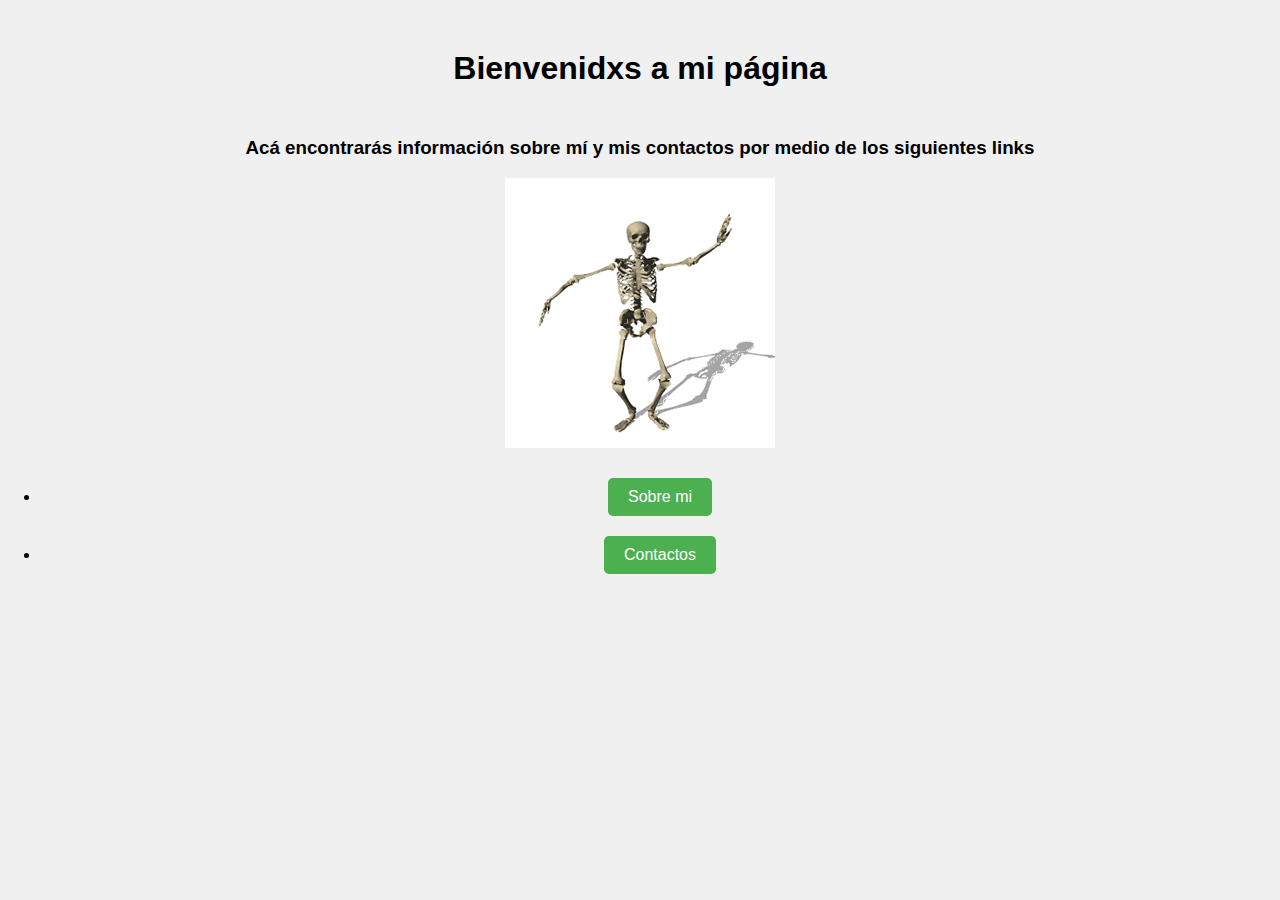
<file: encargo 2 oficial/index.html>
<!DOCTYPE html>

<html>

    <head>

        <Title>Mi página</Title>
        <link rel="stylesheet" href="estilo.css" />

    </head>

<Body>

    <div id="container">

        <header>
            <h1>Bienvenidxs a mi página</h1>
            <h3>Acá encontrarás información sobre mí y mis contactos por medio de los siguientes links</h3>
        </header>
          <img src = "imagenes/esqueleto-02.gif" class="gif" alt="">
         </div>
        <nav>
            <ul>
                

                <li><a href="Acerca de mi.html"> Sobre mi </a></li>
                <li><a href="Contactate conmigo.html"> Contactos </a></li>
            </ul>
        </nav>

    </div>

</Body>

</html>
</file>
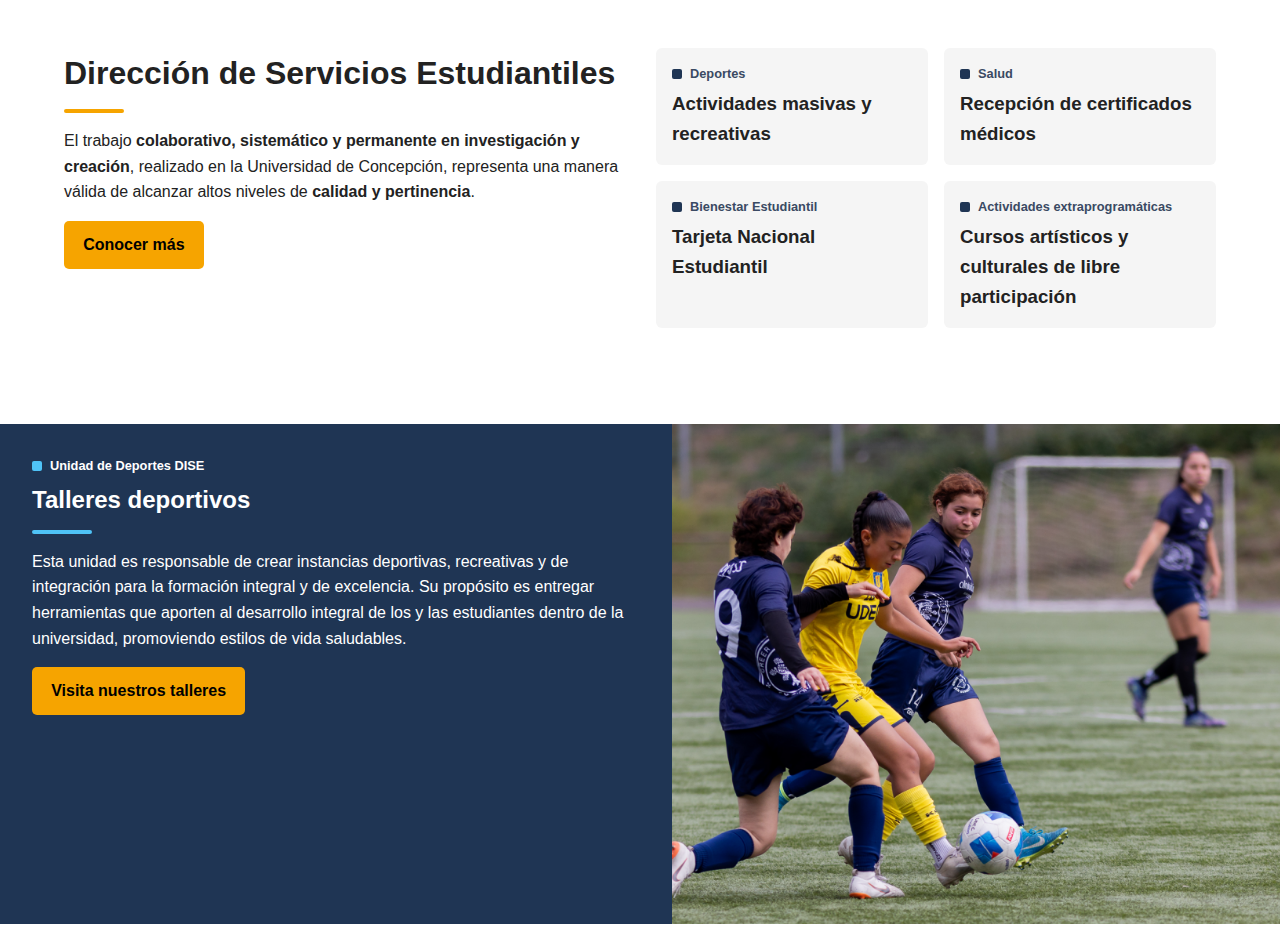
<file: encargo 3/index.html>
<!DOCTYPE html>
<html lang="es">
<head>
    <meta charset="UTF-8">
    <meta name="viewport" content="width=device-width, initial-scale=1.0">
    <title>Dirección de Servicios Estudiantiles</title>
    <link rel="stylesheet" href="style.css">
</head>
<body>

    <section class="servicios">
        <div class="texto-servicios">
            <h1>Dirección de Servicios Estudiantiles</h1>
            <!-- Línea naranja debajo del título -->
            <div class="linea-naranja"></div>

            <p>
                El trabajo <strong>colaborativo, sistemático y permanente en investigación y creación</strong>,
                realizado en la Universidad de Concepción, representa una manera válida de alcanzar altos niveles
                de <strong>calidad y pertinencia</strong>.
            </p>
            <a href="#" class="boton">Conocer más</a>
        </div>

        <div class="contenedor-cards">
            <div class="item">
                <div class="titulo-icono">
                    <span class="cuadro-azul"></span>
                    <span class="etiqueta">Deportes</span>
                </div>
                <h3>Actividades masivas y recreativas</h3>
            </div>

            <div class="item">
                <div class="titulo-icono">
                    <span class="cuadro-azul"></span>
                    <span class="etiqueta">Salud</span>
                </div>
                <h3>Recepción de certificados médicos</h3>
            </div>

            <div class="item">
                <div class="titulo-icono">
                    <span class="cuadro-azul"></span>
                    <span class="etiqueta">Bienestar Estudiantil</span>
                </div>
                <h3>Tarjeta Nacional Estudiantil</h3>
            </div>

            <div class="item">
                <div class="titulo-icono">
                    <span class="cuadro-azul"></span>
                    <span class="etiqueta">Actividades extraprogramáticas</span>
                </div>
                <h3>Cursos artísticos y culturales de libre participación</h3>
            </div>
        </div>
    </section>

    <section class="talleres">
        <div class="info-talleres">
            <div class="titulo-icono">
                <span class="cuadro-celeste"></span>
                <span class="etiqueta etiqueta-blanca"><strong>Unidad de Deportes DISE</strong></span>
            </div>

            <h2>Talleres deportivos</h2>
            <!-- Línea celeste debajo del título -->
            <div class="linea-celeste"></div>

            <p>
                Esta unidad es responsable de crear instancias deportivas, recreativas y de integración para la
                formación integral y de excelencia. Su propósito es entregar herramientas que aporten al desarrollo
                integral de los y las estudiantes dentro de la universidad, promoviendo estilos de vida saludables.
            </p>
            <a href="#" class="boton">Visita nuestros talleres</a>
        </div>

        <div class="imagen-talleres">
            <img src="Chicasfutbol.png" alt="Estudiantes jugando fútbol">
        </div>
    </section>

</body>
</html>
</file>
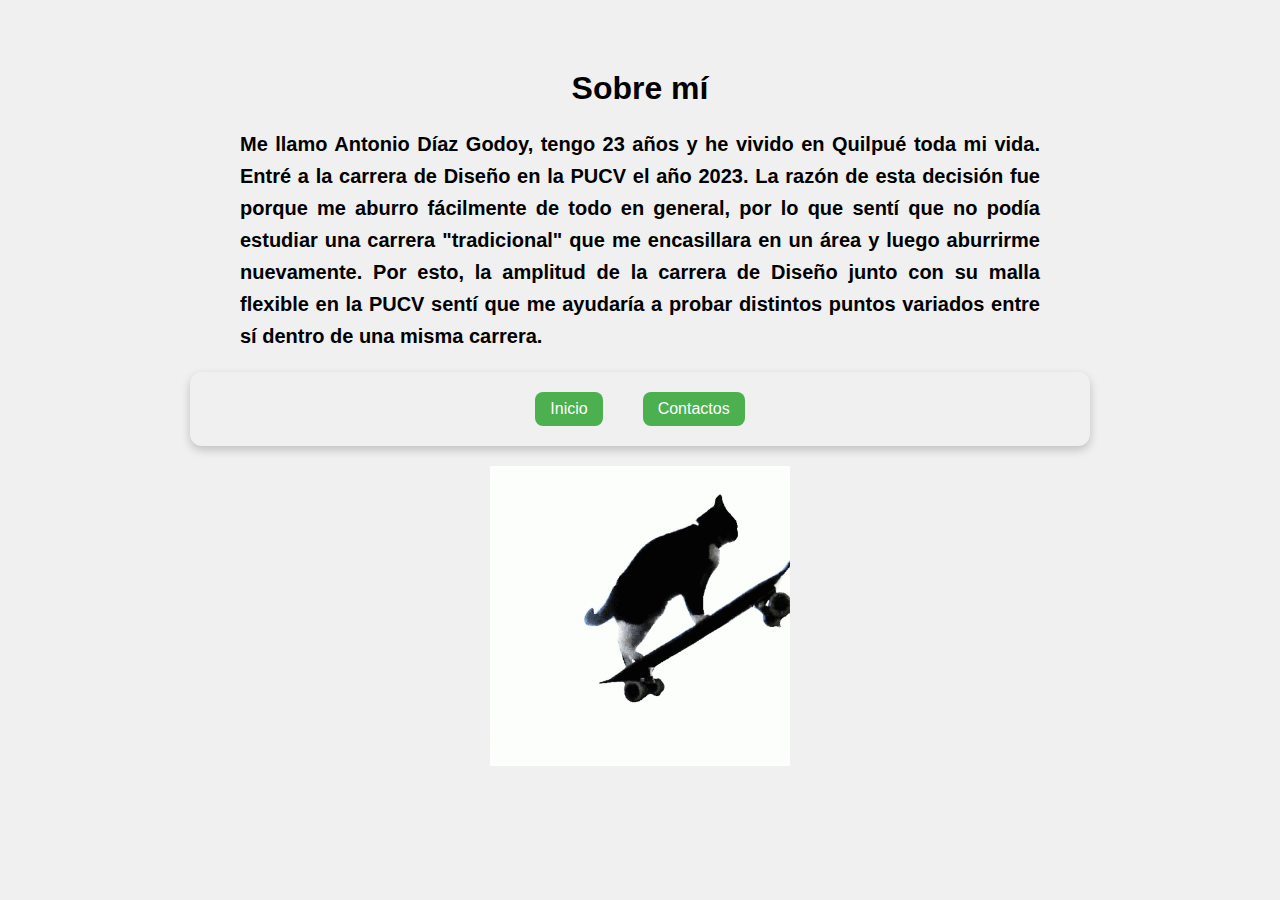
<file: encargo 2 oficial/Acerca de mi.html>
<!DOCTYPE html>
<html lang="es">
<head>
  <meta charset="UTF-8">
  <title>Mi página</title>
  <link rel="stylesheet" href="estilo.css" />

  <style>
    /* Estilo del párrafo */
    .mi-parrafo {
      text-align: justify;
      margin: 20px auto;
      max-width: 800px;
      font-size: 20px;
      color: #000000;
      line-height: 1.6;
      font-family: 'Segoe UI', Tahoma, Geneva, Verdana, sans-serif;
    }

    /* Para centrar menú inferior */
    ul {
      list-style: none;
      padding: 10px 20px;
      margin: 20px auto;
      display: flex;
      gap: 20px;
      background: #f0f0f0;
      border-radius: 12px;
      box-shadow: 0 4px 10px rgba(0,0,0,0.2);
      justify-content: center;
    }

    li a {
      text-decoration: none;
      color: white;
      padding: 8px 15px;
      border-radius: 8px;
      transition: 0.3s;
    }

    .boton-verde {
      background-color: #4CAF50;
    }

    .boton-verde:hover {
      background-color: #45a049;
    }

    li a:hover {
      background: #ddd;
      color: black;
    }

    /* GIF centrado */
    .gif {
      display: block;
      width: 300px;       /* ajusta tamaño */
      height: auto;
      margin: 20px auto;  /* centra horizontalmente */
    }

    body {
      margin: 0;
      font-family: 'Segoe UI', Tahoma, Geneva, Verdana, sans-serif;
    }

    .container {
      max-width: 900px;
      margin: 0 auto;
      padding: 20px;
    }
  </style>
</head>
<body>
  <div class="container">
    <h1>Sobre mí</h1>
    <h3 class="mi-parrafo">
      Me llamo Antonio Díaz Godoy, tengo 23 años y he vivido en Quilpué toda mi vida. Entré a la carrera de Diseño en la PUCV el año 2023. La razón de esta decisión fue porque me aburro fácilmente de todo en general, por lo que sentí que no podía estudiar una carrera "tradicional" que me encasillara en un área y luego aburrirme nuevamente. Por esto, la amplitud de la carrera de Diseño junto con su malla flexible en la PUCV sentí que me ayudaría a probar distintos puntos variados entre sí dentro de una misma carrera.
    </h3>

    <!-- Menú inferior -->
    <ul>
      <li><a href="index.html" class="boton-verde">Inicio</a></li>
      <li><a href="Contactate conmigo.html">Contactos</a></li>
    </ul>

    <!-- GIF debajo de los botones -->
    <img src="imagenes/gato skater.gif" class="gif" alt="Gif de Toño">
  </div>
</body>
</html>
</file>
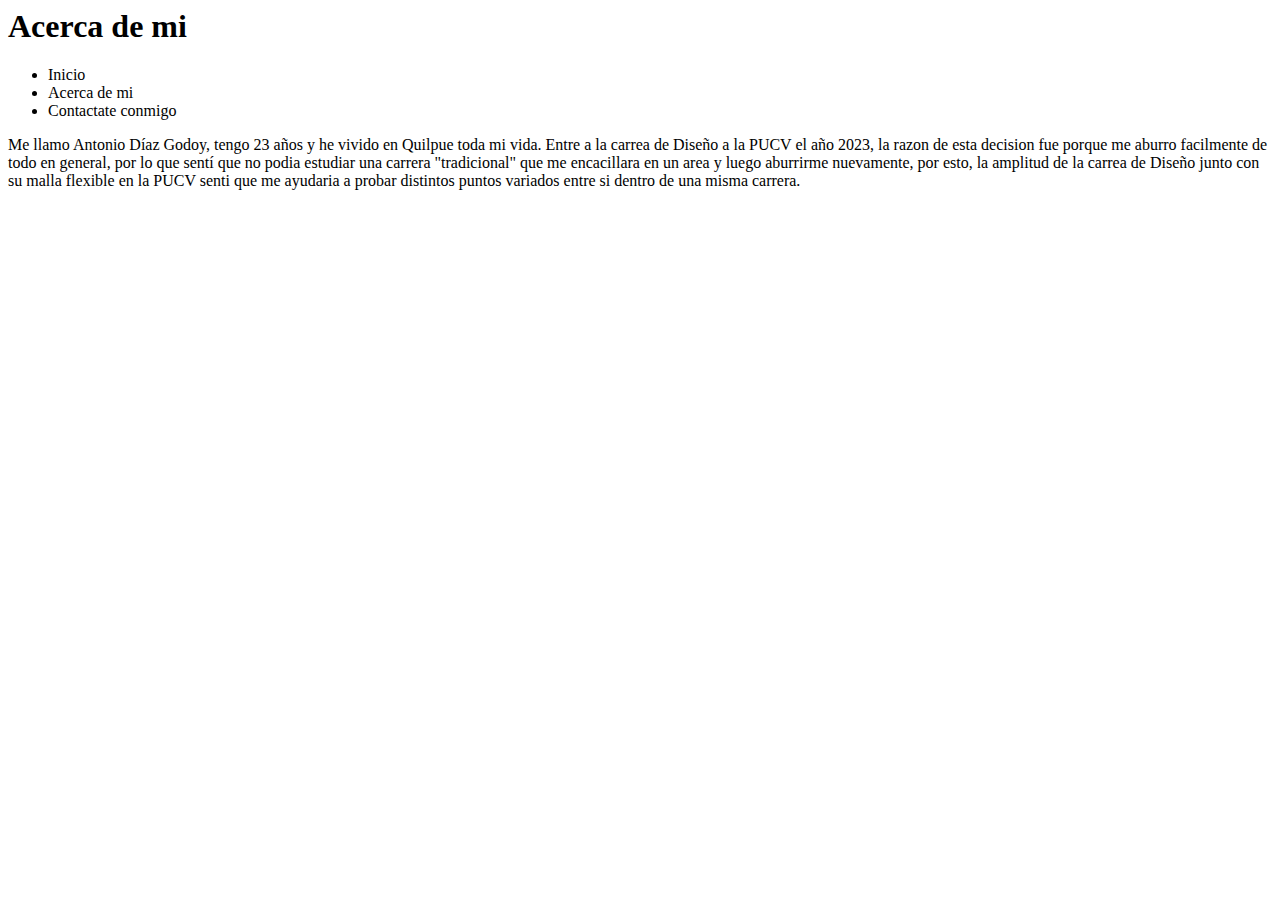
<file: Encargo 2/Acerca de mi.html>
<html>
    <head>

    </head>
    <body>
        <h1>Acerca de mi</h1>
        <ul>
            <li><a href="../index.html"></a> Inicio </a></li>
            <li><a href=""></a> Acerca de mi </a></li>
            <li><a href="Contactate conmigo.html"></a> Contactate conmigo </a></li>
        </ul>
        <p>Me llamo Antonio Díaz Godoy, tengo 23 años y he vivido en Quilpue toda mi vida. Entre a la carrea de Diseño a la PUCV el año 2023, la razon de esta decision fue porque me aburro facilmente de todo en general, por lo que sentí que no podia estudiar una carrera "tradicional" que me encacillara en un area y luego aburrirme nuevamente, por esto, la amplitud de la carrea de Diseño junto con su malla flexible en la PUCV senti que me ayudaria a probar distintos puntos variados entre si dentro de una misma carrera.</p>
    </body>
</html>
</file>
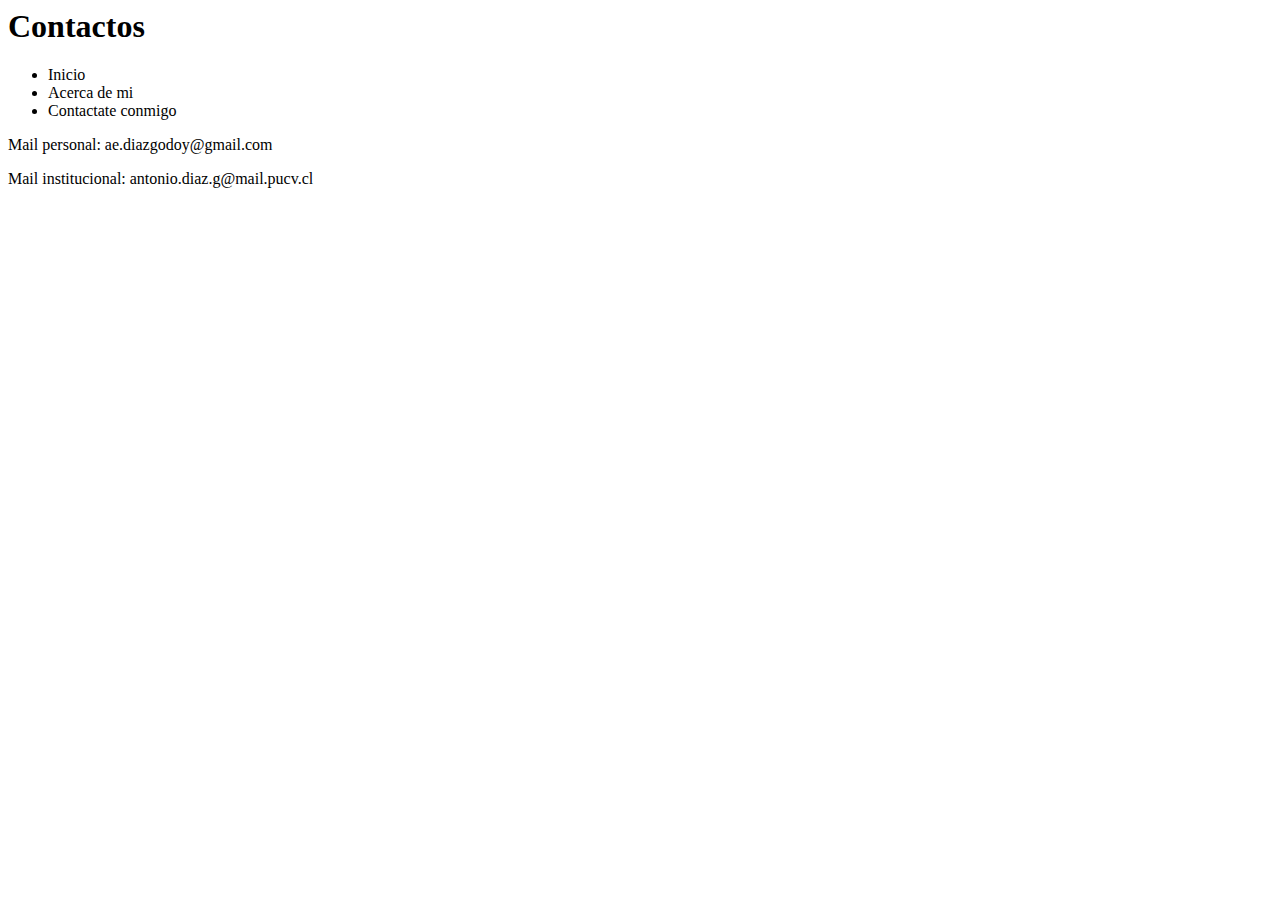
<file: Encargo 2/Contactate conmigo.html>
<html>
    <head>

    </head>
    <body>
        <h1>Contactos</h1>
        <ul>
            <li><a href="../index.html"></a> Inicio </a></li>
            <li><a href="Acerca de mi.html"></a> Acerca de mi </a></li>
            <li><a href=""></a> Contactate conmigo </a></li>
        </ul>
        <p>Mail personal: ae.diazgodoy@gmail.com</p>
        <p>Mail institucional: antonio.diaz.g@mail.pucv.cl</p>
    </body>
</html>
</file>
<file: encargo 2 oficial/estilo.css>
/* Estilos generales */
body {
  font-family: Arial, sans-serif;
  text-align: center;
  background-color: #f0f0f0;
  margin: 0;
  padding: 0;
}

/* Encabezados */
h1 {
  color: #000000;
  margin-top: 50px;
}
h3 {
  color: #000000;
  margin-top: 50px;
  font-family: 'Segoe UI', Tahoma, Geneva, Verdana, sans-serif
}



/* Enlaces */
a {
  display: inline-block;
  margin: 10px;
  padding: 10px 20px;
  text-decoration: none;
  background-color: #4CAF50;
  color: white;
  border-radius: 5px;
  transition: background-color 0.3s;
}


/* Contenedor */
.container {
  margin-top: 40px;
}
button { /* Estilo para los botones */
    border-radius: 20px; /* Bordes redondeados */
    padding: 10px 20px; /* Padding de 10px arriba y abajo, 20px a los lados */
    background-color: #4CAF50; /* Color de fondo gris claro */
    font-size: 14px; /* Tamaño de fuente de 14px */
    font-weight: bold; /* Texto en negrita */
    color: #ffffff; /* Texto naranja */
    border: none; /* Sin borde */
    cursor: pointer; /* Cursor de mano al pasar por encima */
</file>
<file: encargo 3/style.css>
* {
    box-sizing: border-box;
    margin: 0;
    padding: 0;
}

body {
    font-family: Arial, Helvetica, sans-serif;
    background-color: #fff;
    color: #222;
    line-height: 1.6;
}

.boton {
    display: inline-block;
    background-color: #f6a400;
    color: #000;
    text-decoration: none;
    font-weight: bold;
    padding: 0.7rem 1.2rem;
    border-radius: 5px;
    margin-top: 1rem;
}

.linea-naranja {
    width: 60px;
    height: 4px;
    background-color: #f6a400;
    margin: 10px 0 15px 0;
    border-radius: 2px;
}

.linea-celeste {
    width: 60px;
    height: 4px;
    background-color: #4fc3f7;
    margin: 10px 0 15px 0;
    border-radius: 2px;
}

.servicios {
    display: flex;
    align-items: flex-start;
    justify-content: space-between;
    padding: 3rem 5%;
    gap: 2rem;
}

.texto-servicios {
    flex: 1;
}

.contenedor-cards {
    flex: 1;
    display: grid;
    grid-template-columns: repeat(2, 1fr);
    gap: 1rem;
}

.item {
    background-color: #f5f5f5;
    padding: 1rem;
    border-radius: 6px;
}

.titulo-icono {
    display: flex;
    align-items: center;
    gap: 8px;
    margin-bottom: 0.3rem;
}

.cuadro-azul {
    width: 10px;
    height: 10px;
    background-color: #1f3554;
    border-radius: 2px;
}

.cuadro-celeste {
    width: 10px;
    height: 10px;
    background-color: #4fc3f7;
    border-radius: 2px;
}

.etiqueta {
    font-size: 0.8rem;
    color: #3a4a63;
    font-weight: bold;
    display: block;
}

.etiqueta-blanca {
    color: #fff;
}

.talleres {
    display: flex;
    background-color: #f0f0f0;
    margin-top: 3rem;
}

.info-talleres {
    flex: 1;
    background-color: #1f3554;
    color: #fff;
    padding: 2rem;
}

.info-talleres .boton {
    background-color: #f6a400;
    color: #000;
}

.imagen-talleres {
    flex: 1;
}

.imagen-talleres img {
    width: 100%;
    height: 100%;
    object-fit: cover;
}
</file>
